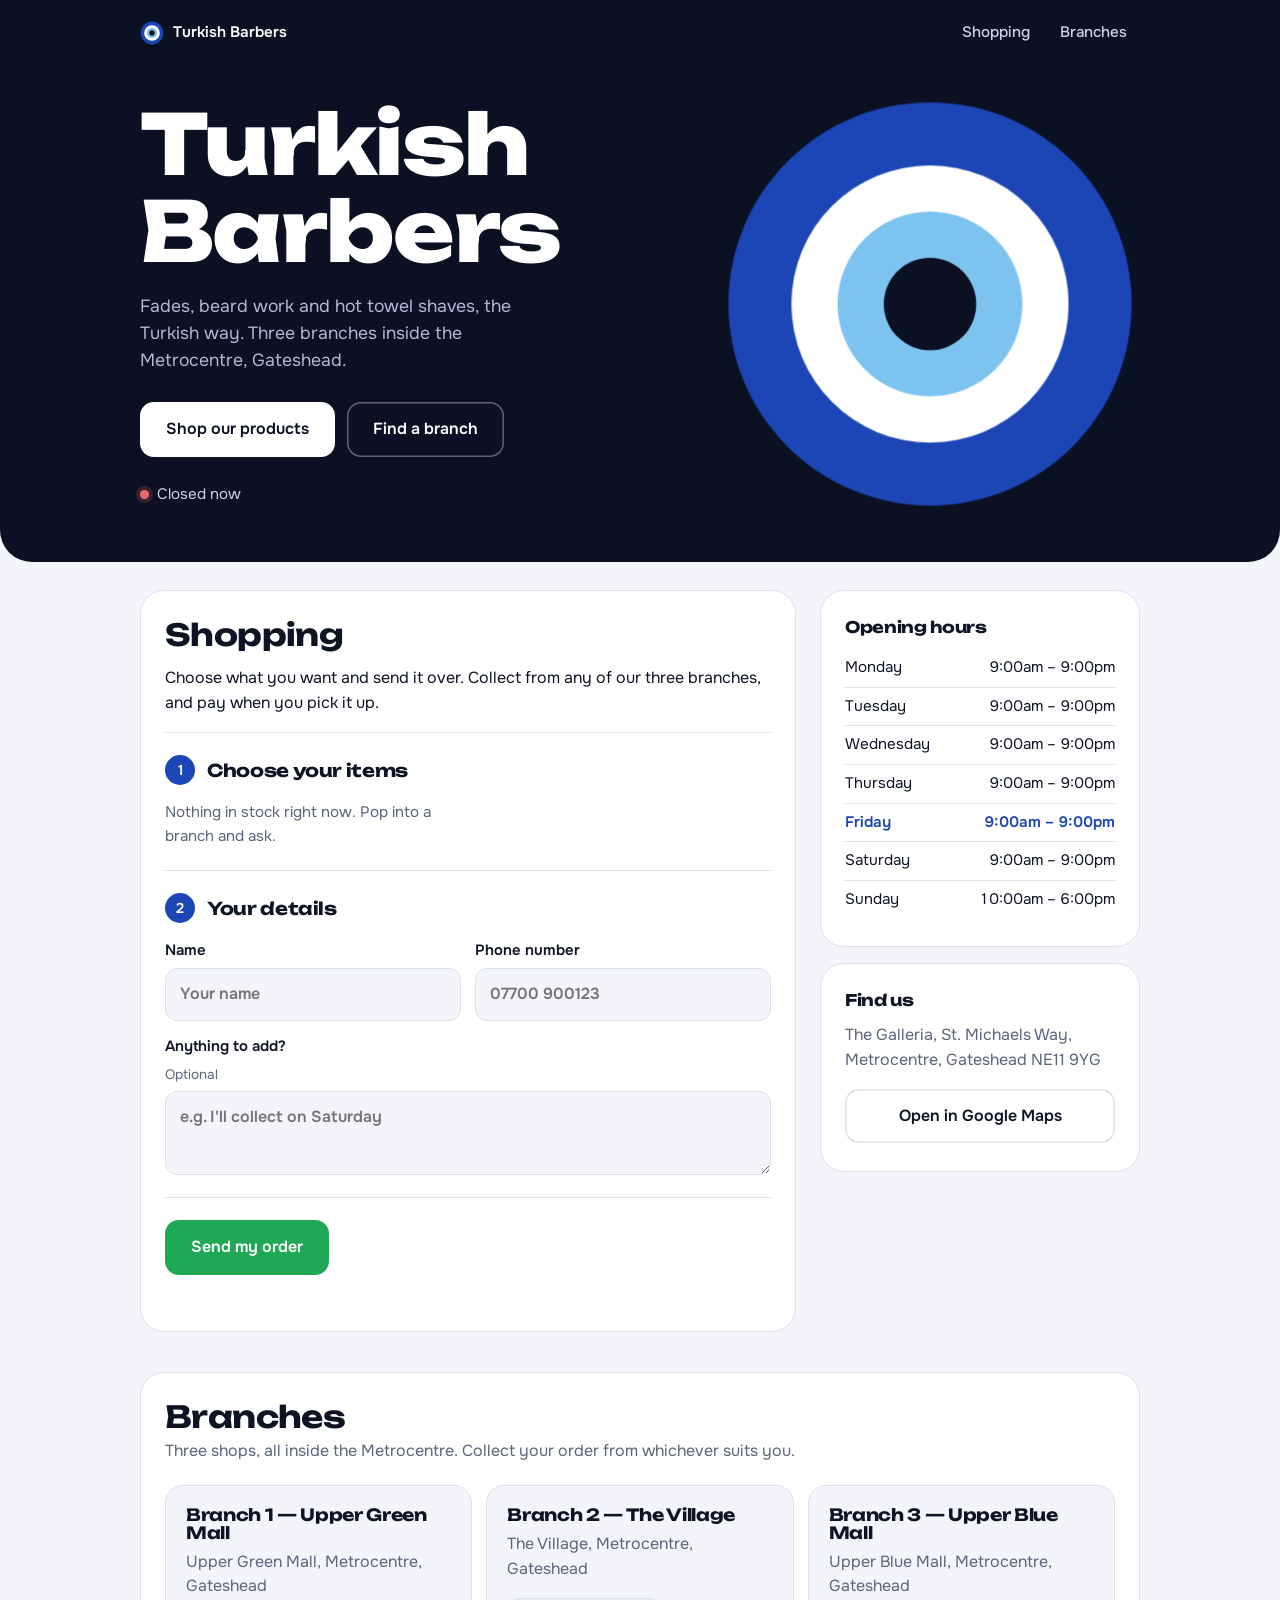
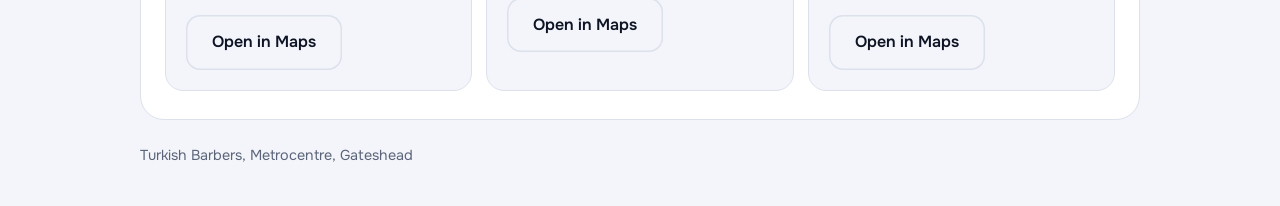
<file: index.html>
<!DOCTYPE html>
<html lang="en">
<head>
<meta charset="utf-8">
<meta name="viewport" content="width=device-width, initial-scale=1, viewport-fit=cover">
<title>Turkish Barbers Metrocentre — Shop and branches</title>
<link rel="preconnect" href="https://fonts.googleapis.com">
<link rel="preconnect" href="https://fonts.gstatic.com" crossorigin>
<link href="https://fonts.googleapis.com/css2?family=Unbounded:wght@500;700;800&family=Onest:wght@400;500;600&display=swap" rel="stylesheet">
<link rel="stylesheet" href="styles.css">
</head>
<body id="top">

<nav class="nav">
  <div class="wrap nav-in">
    <a class="nav-brand" href="#top">
      <svg viewBox="0 0 40 40" aria-hidden="true"><circle cx="20" cy="20" r="19" fill="#1C45B5"/><circle cx="20" cy="20" r="13" fill="#fff"/><circle cx="20" cy="20" r="8.5" fill="#7CC3F0"/><circle cx="20" cy="20" r="4.5" fill="#0B1022"/></svg>
      <span>Turkish Barbers</span>
    </a>
    <div class="nav-links">
      <a href="#shopping">Shopping</a>
      <a href="#branches">Branches</a>
      <a id="navBook" href="booking.html" hidden>Book</a>
    </div>
  </div>
</nav>

<header class="hero">
  <div class="wrap">
    <div>
      <h1><span>Turkish</span><span>Barbers</span></h1>
      <p class="sub">Fades, beard work and hot towel shaves, the Turkish way. Three branches inside the Metrocentre, Gateshead.</p>
      <div class="hero-ctas">
        <a class="btn light" href="#shopping">Shop our products</a>
        <a class="btn outline" href="#branches">Find a branch</a>
      </div>
      <div class="open-now"><span class="dot" id="openDot"></span><span id="openText"></span></div>
    </div>
    <svg class="eye" viewBox="0 0 200 200" aria-hidden="true">
      <circle class="r1" cx="100" cy="100" r="96" fill="#1C45B5"/>
      <circle class="r2" cx="100" cy="100" r="66" fill="#FFFFFF"/>
      <circle class="r3" cx="100" cy="100" r="44" fill="#7CC3F0"/>
      <g class="pupil" id="pupil"><circle class="r4" cx="100" cy="100" r="22" fill="#0B1022"/></g>
    </svg>
  </div>
</header>

<main class="wrap grid">
  <section class="card book" id="shopping" aria-labelledby="shoppingTitle">
    <div id="orderPanel" class="panel show">
      <h2 id="shoppingTitle">Shopping</h2>
      <p class="lead">Choose what you want and send it over. Collect from any of our three branches, and pay when you pick it up.</p>

      <div class="step">
        <div class="step-h"><span class="step-n">1</span><h3>Choose your items</h3></div>
        <div class="items" id="itemList"><p class="hint">Loading what's in stock…</p></div>
      </div>

      <div class="step">
        <div class="step-h"><span class="step-n">2</span><h3>Your details</h3></div>
        <div class="fields">
          <label class="f">Name<input class="in" id="oName" autocomplete="name" placeholder="Your name"></label>
          <label class="f">Phone number<input class="in" id="oPhone" type="tel" autocomplete="tel" inputmode="tel" placeholder="07700 900123"></label>
          <label class="f full">Anything to add? <span class="opt">Optional</span>
            <textarea class="in" id="oNote" placeholder="e.g. I'll collect on Saturday"></textarea></label>
        </div>
      </div>

      <div class="actions">
        <a class="btn wa" id="orderBtn" target="_blank" rel="noopener">Send my order</a>
        <span class="summary" id="orderSummary"></span>
      </div>
      <p class="err" id="orderErr" role="alert"></p>
    </div>

    <div id="sentPanel" class="panel">
      <h2>Order sent 🛍️</h2>
      <div class="ticket" id="orderTicket"></div>
      <p class="note" id="collectNote"></p>
      <div class="actions" style="border:0;padding-top:0">
        <a class="btn ghost" href="#branches">See our branches</a>
        <button class="btn ghost" id="againBtn">Order something else</button>
      </div>
    </div>
  </section>

  <aside class="side">
    <div class="card">
      <h3>Opening hours</h3>
      <table class="hours" id="hoursTable"></table>
    </div>
    <div class="card">
      <h3>Find us</h3>
      <p class="addr" id="addr"></p>
      <a class="btn ghost" id="dirSide" target="_blank" rel="noopener">Open in Google Maps</a>
    </div>
  </aside>
</main>

<div class="wrap">
  <section class="card" id="branches" aria-labelledby="branchTitle">
    <h2 id="branchTitle">Branches</h2>
    <p class="lead">Three shops, all inside the Metrocentre. Collect your order from whichever suits you.</p>
    <div class="branches" id="branchList"></div>
  </section>
</div>

<div class="wrap">
  <footer>
    <span id="foot"></span>
  </footer>
</div>

<script src="config.js"></script>
<script src="main.js"></script>
</body>
</html>
</file>
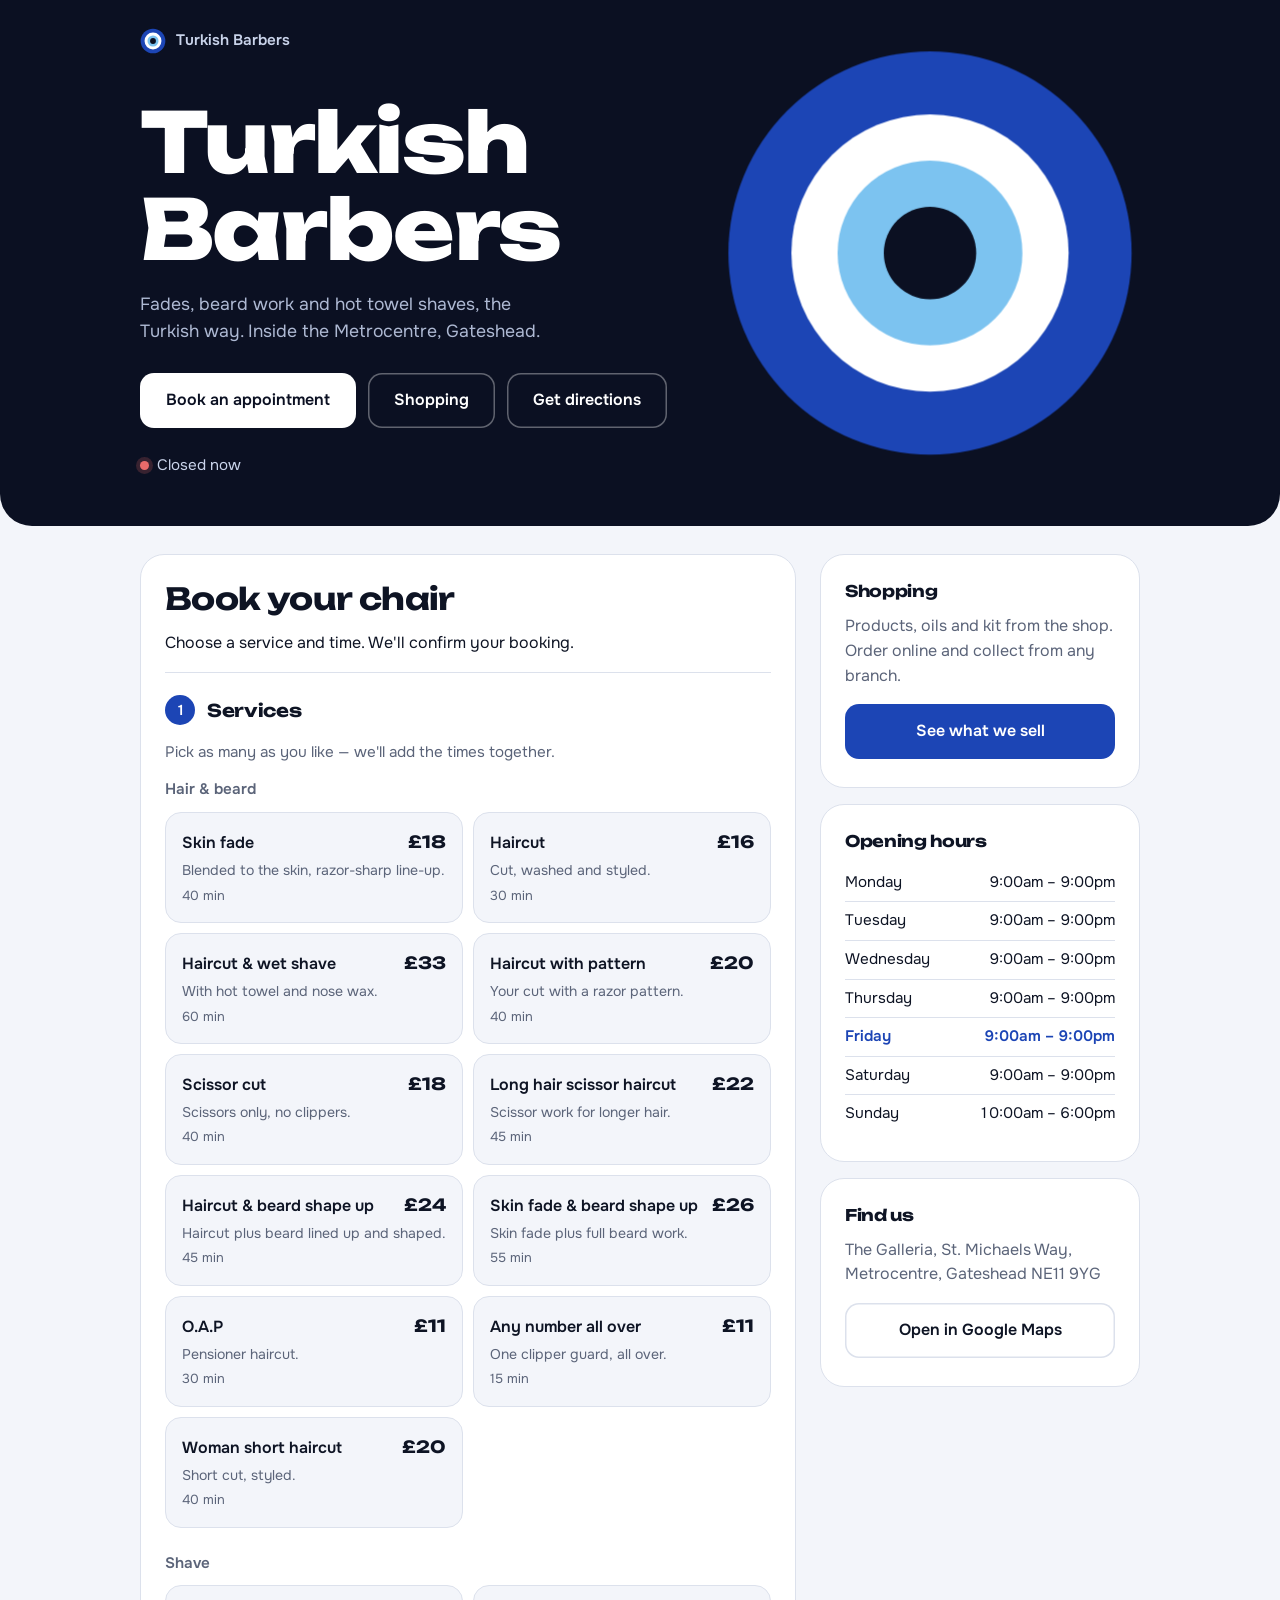
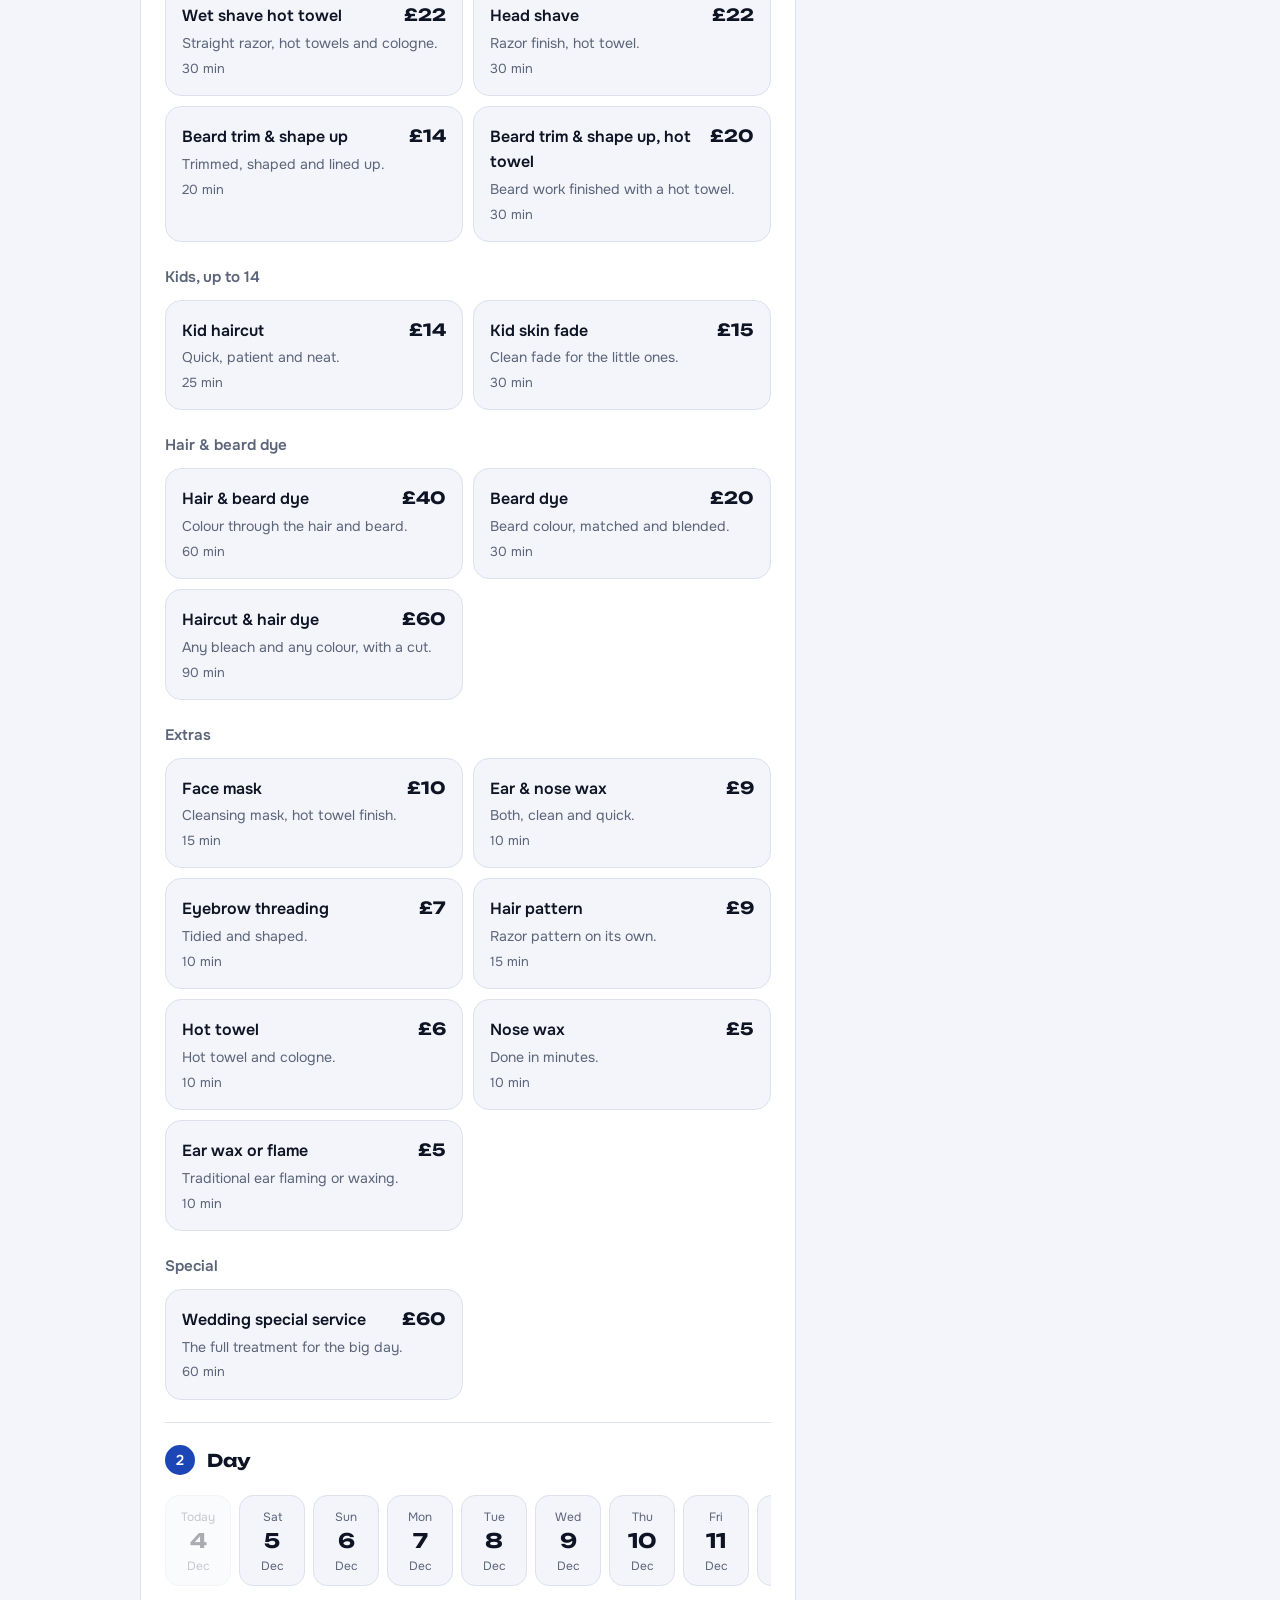
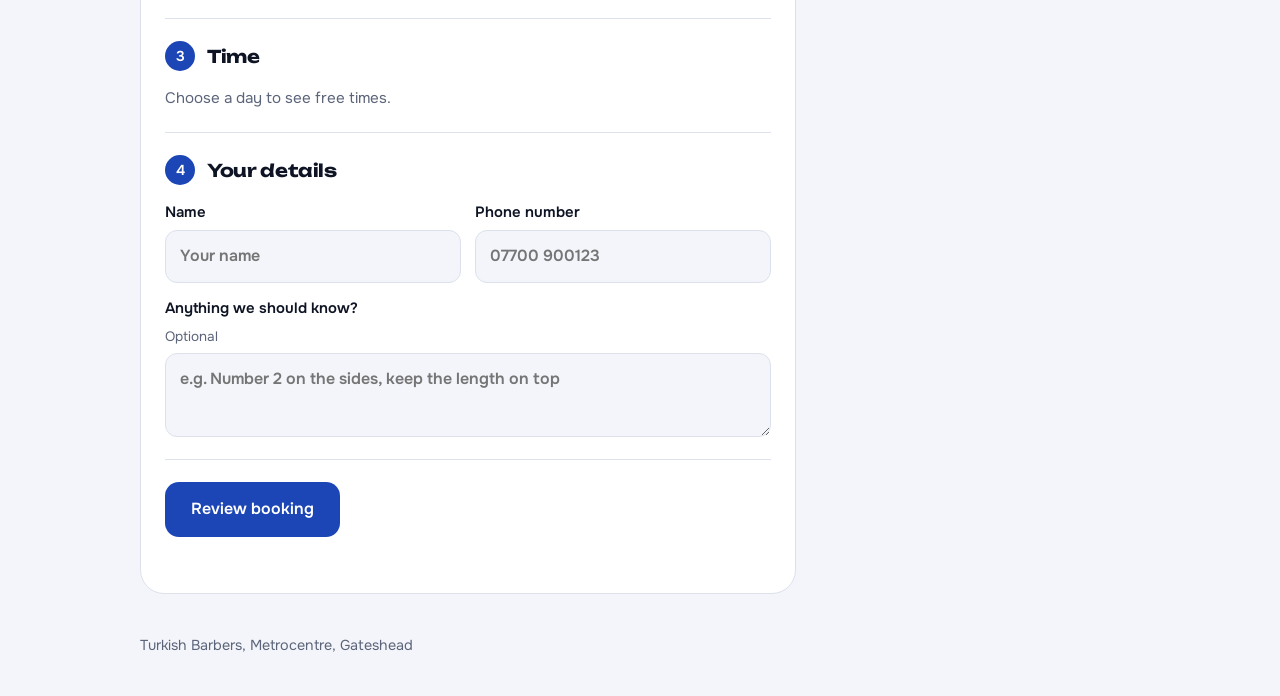
<file: booking.html>
<!DOCTYPE html>
<html lang="en">
<head>
<meta charset="utf-8">
<meta name="viewport" content="width=device-width, initial-scale=1, viewport-fit=cover">
<!-- Booking is switched on and off from shop.html > Settings. While it is off,
     this page shows the "not open yet" notice instead of the form. -->
<title>Turkish Barbers Metrocentre — Book online</title>
<link rel="preconnect" href="https://fonts.googleapis.com">
<link rel="preconnect" href="https://fonts.gstatic.com" crossorigin>
<link href="https://fonts.googleapis.com/css2?family=Unbounded:wght@500;700;800&family=Onest:wght@400;500;600&display=swap" rel="stylesheet">
<link rel="stylesheet" href="styles.css">
</head>
<body>

<header class="hero">
  <div class="wrap">
    <div>
      <div class="brand">
        <svg viewBox="0 0 40 40" aria-hidden="true"><circle cx="20" cy="20" r="19" fill="#1C45B5"/><circle cx="20" cy="20" r="13" fill="#fff"/><circle cx="20" cy="20" r="8.5" fill="#7CC3F0"/><circle cx="20" cy="20" r="4.5" fill="#0B1022"/></svg>
        <span id="brandName">Turkish Barbers</span>
      </div>
      <h1><span>Turkish</span><span>Barbers</span></h1>
      <p class="sub" id="tagline">Fades, beard work and hot towel shaves, the Turkish way. Inside the Metrocentre, Gateshead.</p>
      <div class="hero-ctas">
        <a class="btn light" id="bookCta" href="#book">Book an appointment</a>
        <a class="btn outline" href="index.html#shopping">Shopping</a>
        <a class="btn outline" id="dirTop" target="_blank" rel="noopener">Get directions</a>
      </div>
      <div class="open-now"><span class="dot" id="openDot"></span><span id="openText"></span></div>
    </div>
    <svg class="eye" viewBox="0 0 200 200" aria-hidden="true">
      <circle class="r1" cx="100" cy="100" r="96" fill="#1C45B5"/>
      <circle class="r2" cx="100" cy="100" r="66" fill="#FFFFFF"/>
      <circle class="r3" cx="100" cy="100" r="44" fill="#7CC3F0"/>
      <g class="pupil" id="pupil"><circle class="r4" cx="100" cy="100" r="22" fill="#0B1022"/></g>
    </svg>
  </div>
</header>

<main class="wrap grid">
  <section class="card book" id="book" aria-labelledby="bookTitle">
    <div id="formPanel" class="panel show">
      <h2 id="bookTitle">Book your chair</h2>
      <p class="lead">Choose a service and time. We'll confirm your booking.</p>

      <div class="step">
        <div class="step-h"><span class="step-n">1</span><h3>Services</h3></div>
        <p class="hint" style="margin-bottom:14px">Pick as many as you like — we'll add the times together.</p>
        <div class="services" id="services" role="group" aria-label="Services"></div>
      </div>
      <div class="step">
        <div class="step-h"><span class="step-n">2</span><h3>Day</h3></div>
        <div class="days" id="days"></div>
      </div>
      <div class="step">
        <div class="step-h"><span class="step-n">3</span><h3>Time</h3></div>
        <div class="times" id="times"></div>
      </div>
      <div class="step">
        <div class="step-h"><span class="step-n">4</span><h3>Your details</h3></div>
        <div class="fields">
          <label class="f">Name<input class="in" id="cName" autocomplete="name" placeholder="Your name"></label>
          <label class="f">Phone number<input class="in" id="cPhone" type="tel" autocomplete="tel" inputmode="tel" placeholder="07700 900123"></label>
          <label class="f full">Anything we should know? <span class="opt">Optional</span>
            <textarea class="in" id="cNote" placeholder="e.g. Number 2 on the sides, keep the length on top"></textarea></label>
        </div>
      </div>
      <div class="actions">
        <button class="btn" id="reviewBtn">Review booking</button>
        <span class="summary" id="summary"></span>
      </div>
      <p class="err" id="formErr" role="alert"></p>
    </div>

    <div id="offPanel" class="panel">
      <h2>Online booking isn't open yet</h2>
      <p class="lead">Message us on WhatsApp and we'll sort you a time. Or have a look at what we sell and collect it from a branch.</p>
      <div class="actions" style="border:0;padding-top:0">
        <a class="btn wa" id="offWa" target="_blank" rel="noopener">Message us on WhatsApp</a>
        <a class="btn ghost" href="index.html#shopping">Shopping</a>
      </div>
    </div>

    <div id="reviewPanel" class="panel">
      <h2>Check your booking</h2>
      <p class="note" style="margin:8px 0 20px">Send this request to us on WhatsApp. Your appointment is confirmed once we reply.</p>
      <div class="ticket" id="reviewTicket"></div>
      <div class="actions" style="border:0;padding-top:0">
        <a class="btn wa" id="sendWa" target="_blank" rel="noopener">Send request on WhatsApp</a>
        <button class="btn ghost" id="editBtn">Change details</button>
      </div>
      <p class="note" id="sentNote" style="margin-top:18px;display:none">Request sent. We'll reply to confirm your appointment.</p>
      <div class="actions" id="sentActions" style="border:0;padding-top:0;display:none">
        <button class="btn ghost" id="againBtn">Book another appointment</button>
      </div>
    </div>
  </section>

  <aside class="side">
    <div class="card">
      <h3>Shopping</h3>
      <p class="addr" id="bdayPitch"></p>
      <a class="btn" href="index.html#shopping">See what we sell</a>
    </div>
    <div class="card">
      <h3>Opening hours</h3>
      <table class="hours" id="hoursTable"></table>
    </div>
    <div class="card">
      <h3>Find us</h3>
      <p class="addr" id="addr"></p>
      <a class="btn ghost" id="dirSide" target="_blank" rel="noopener">Open in Google Maps</a>
    </div>
  </aside>
</main>

<div class="wrap">
  <footer>
    <span id="foot"></span>
  </footer>
</div>

<script src="config.js"></script>
<script src="booking-lib.js"></script>
<script src="script.js"></script>
</body>
</html>
</file>
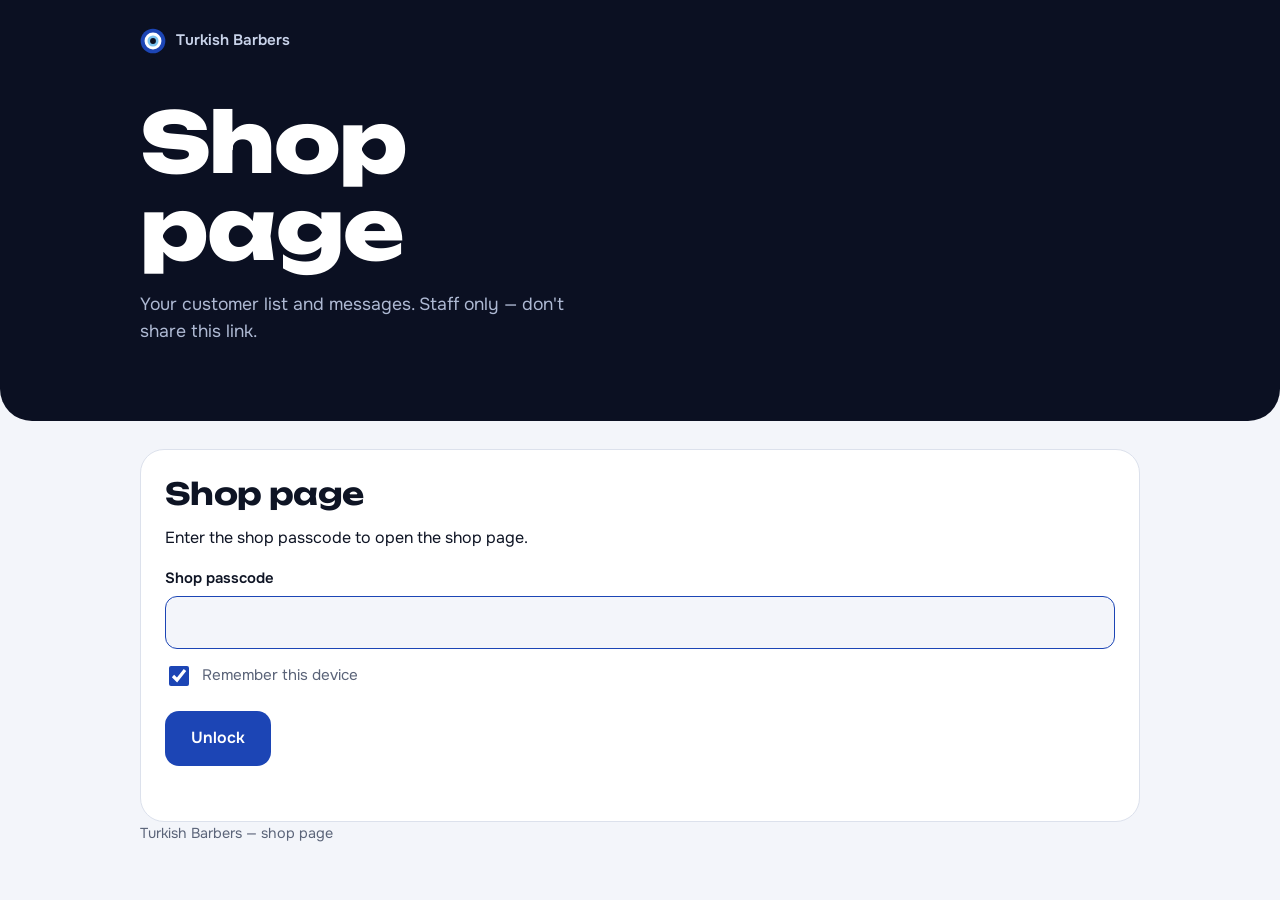
<file: shop.html>
<!DOCTYPE html>
<html lang="en">
<head>
<meta charset="utf-8">
<meta name="viewport" content="width=device-width, initial-scale=1, viewport-fit=cover">
<title>Turkish Barbers — Shop page</title>
<meta name="robots" content="noindex">
<link rel="preconnect" href="https://fonts.googleapis.com">
<link rel="preconnect" href="https://fonts.gstatic.com" crossorigin>
<link href="https://fonts.googleapis.com/css2?family=Unbounded:wght@500;700;800&family=Onest:wght@400;500;600&display=swap" rel="stylesheet">
<link rel="stylesheet" href="styles.css">
</head>
<body>

<header class="hero">
  <div class="wrap">
    <div>
      <div class="brand">
        <svg viewBox="0 0 40 40" aria-hidden="true"><circle cx="20" cy="20" r="19" fill="#1C45B5"/><circle cx="20" cy="20" r="13" fill="#fff"/><circle cx="20" cy="20" r="8.5" fill="#7CC3F0"/><circle cx="20" cy="20" r="4.5" fill="#0B1022"/></svg>
        <span>Turkish Barbers</span>
      </div>
      <h1><span>Shop</span><span>page</span></h1>
      <p class="sub">Your customer list and messages. Staff only — don't share this link.</p>
    </div>
  </div>
</header>

<main class="wrap">
  <section class="card book" aria-labelledby="shopTitle">
    <h2 id="shopTitle">Shop page</h2>

    <div id="lockBox">
      <p class="lead">Enter the shop passcode to open the shop page.</p>
      <label class="f">Shop passcode<input class="in" id="passIn" type="password" autocomplete="current-password" autocapitalize="off" spellcheck="false"></label>
      <label class="remember"><input type="checkbox" id="rememberIn" checked> Remember this device</label>
      <div class="actions" style="border:0">
        <button class="btn" id="unlockBtn">Unlock</button>
      </div>
      <p class="err" id="lockErr" role="alert"></p>
    </div>

    <div id="shopArea" hidden>
     <div class="shop-layout">
      <nav class="sidenav" id="sideNav" aria-label="Shop page sections">
        <a href="#secClub">Add to club</a>
        <a href="#secMessaging">Message customers</a>
        <a href="#secApprove">Bookings</a>
        <a href="#secItems">Items</a>
        <a href="#secSettings">Settings</a>
      </nav>
      <div class="shop-main">
      <div class="step sec" id="secClub">
        <div class="step-h"><h3>Add someone to the club</h3></div>
        <p class="note">Take their details at the counter. Club members hear about your offers and discounts, and get a treat <span id="joinDays"></span> days before their birthday — so ask them for the date.</p>
        <div class="fields" style="margin-top:14px">
          <label class="f">Name<input class="in" id="jName" autocomplete="off" placeholder="Customer's name"></label>
          <label class="f">Phone number<input class="in" id="jPhone" type="tel" inputmode="tel" autocomplete="off" placeholder="07700 900123"></label>
          <label class="f">Birthday day<select class="in" id="jDay"></select></label>
          <label class="f">Birthday month<select class="in" id="jMonth"></select></label>
        </div>
        <div class="actions" style="border:0">
          <button class="btn" id="joinBtn">Add to the club</button>
          <span class="summary" id="joinSummary"></span>
        </div>
        <p class="err" id="joinErr" role="alert"></p>
      </div>

      <div class="sec" id="secMessaging">
      <div class="step" id="secPick">
        <div class="step-h"><span class="step-n">1</span><h3>Pick who to message</h3></div>
        <div class="toolbar">
          <button class="btn ghost" id="allBtn">Select all</button>
          <button class="btn ghost" id="noneBtn">Clear</button>
          <button class="btn ghost" id="bdayBtn">Birthdays soon</button>
          <button class="btn ghost" id="refreshBtn">Refresh list</button>
        </div>
        <label class="f" style="margin-bottom:12px">
          <input class="in" id="search" placeholder="Search a name or number" autocomplete="off"></label>
        <div class="custs" id="custList"></div>
        <p class="summary" id="countNote" style="display:block;margin-top:12px"></p>
        <p class="err" id="listErr" role="alert"></p>
      </div>

      <div class="step" id="secMessage">
        <div class="step-h"><span class="step-n">2</span><h3>Write the message</h3></div>
        <div class="toolbar">
          <button class="btn ghost" id="tplDiscount">Discount offer</button>
          <button class="btn ghost" id="tplBirthday">Birthday treat</button>
          <button class="btn ghost" id="tplQuiet">Quiet day, walk in</button>
        </div>
        <label class="f">Message <span class="opt">Write {name} where their name should go</span>
          <textarea class="in" id="msgText" style="min-height:130px"></textarea></label>
        <p class="preview" id="msgPreview"></p>
      </div>

      <div class="step" id="secSend">
        <div class="step-h"><span class="step-n">3</span><h3>Send on WhatsApp</h3></div>
        <p class="note">WhatsApp opens one chat at a time, so you send them one after another: tap the button, press send in WhatsApp, come back — the next person is ready. On a computer this works as long as you're signed into WhatsApp Web.</p>
        <div class="actions" style="border:0">
          <button class="btn" id="startBtn">Start sending</button>
        </div>
        <div class="queue" id="queueBox" hidden>
          <div class="bar"><i id="qBar" style="width:0%"></i></div>
          <span class="status" id="qCount"></span>
          <p class="who" id="qWho"></p>
          <p class="preview" id="qPreview"></p>
          <div class="actions" style="border:0;padding-top:16px">
            <a class="btn wa" id="qOpen" target="_blank" rel="noopener">Open WhatsApp</a>
            <button class="btn ghost" id="qSkip">Skip</button>
            <button class="btn ghost" id="qStop">Stop</button>
          </div>
          <p class="note" id="qAlt" style="margin-top:14px">If WhatsApp doesn't open:
            <button class="linkbtn" id="qCopy">copy the message</button> ·
            <button class="linkbtn" id="qCopyNum">copy the number</button> ·
            <a class="linkbtn" id="qSms">send as a text instead</a></p>
        </div>
        <p class="err" id="sendErr" role="alert"></p>
      </div>
      </div>

      <div class="step sec" id="secApprove">
        <div class="step-h"><h3>Approve a booking</h3></div>
        <div id="pasteBox">
          <p class="note">When a customer sends a booking request, their WhatsApp message has a link at the bottom. Tap it, or paste it here.</p>
          <label class="f" style="margin-top:14px">Booking link<textarea class="in" id="pasteIn" placeholder="Paste the whole link here"></textarea></label>
          <div class="actions" style="border:0">
            <button class="btn" id="loadBtn">Open booking</button>
          </div>
          <p class="err" id="ownerErr" role="alert"></p>
        </div>
        <div id="ownerBooking" style="display:none">
          <p class="err" id="approveErr" role="alert" style="margin:0 0 12px;min-height:0"></p>
          <span class="status" id="ownerStatus">Waiting for your answer</span>
          <div class="ticket" id="ownerTicket"></div>
          <label class="f" style="margin-bottom:16px">Message to customer<textarea class="in" id="replyText" style="min-height:120px"></textarea></label>
          <div class="actions" style="border:0;padding-top:0">
            <button class="btn wa" id="approveBtn" hidden>Approve booking</button>
            <a class="btn wa" id="approveWa" target="_blank" rel="noopener">Approve and message customer</a>
            <button class="btn ghost" id="declineBtn">Decline instead</button>
          </div>
          <p style="margin:20px 0 0"><button class="linkbtn" id="anotherBk">Open a different booking</button></p>
        </div>
      </div>

      <div class="step sec" id="secItems">
        <div class="step-h"><h3>Things you sell</h3></div>
        <p class="note">These show on the Shopping page. Customers pick what they want and send it over — you reply and they collect from a branch.</p>

        <div class="fields" style="margin-top:16px">
          <label class="f">Item name<input class="in" id="itName" autocomplete="off" placeholder="e.g. Beard oil"></label>
          <label class="f">Price<input class="in" id="itPrice" type="number" min="0" step="0.5" inputmode="decimal" placeholder="12"></label>
          <label class="f full">Description <span class="opt">Optional</span>
            <input class="in" id="itDesc" autocomplete="off" placeholder="e.g. 50ml, cedarwood and argan"></label>
          <label class="f full">Photo <span class="opt">Optional — taken from your phone is fine</span>
            <input class="in" id="itPic" type="file" accept="image/*"></label>
        </div>
        <img id="itPreview" class="pic-preview" alt="" hidden>
        <div class="actions" style="border:0">
          <button class="btn" id="itAdd">Add item</button>
          <button class="btn ghost" id="itRefresh">Refresh items</button>
        </div>
        <p class="err" id="itErr" role="alert"></p>
        <div class="stock" id="stockList"></div>
      </div>

      <div class="step sec" id="secSettings">
        <div class="step-h"><h3>Settings</h3></div>
        <label class="toggle">
          <input type="checkbox" id="bookingSw">
          <span><b>Online booking</b><small id="bookingHint">Off — the website doesn't take bookings.</small></span>
        </label>
        <p class="note" style="margin-top:12px">Switch this on when you're ready to take bookings from the website. It changes the site for everyone straight away.</p>
        <span class="status" id="setStatus" hidden></span>
        <p class="err" id="setErr" role="alert"></p>

        <h4 class="sub-h">Change the passcode</h4>
        <p class="note">We'll email a code to the shop's email address first, so a passcode can't be changed by someone who just borrowed an unlocked phone.</p>
        <div class="fields" style="margin-top:14px">
          <label class="f">New passcode<input class="in" id="newPass" type="password" autocomplete="new-password" placeholder="At least 6 characters"></label>
          <label class="f">Type it again<input class="in" id="newPass2" type="password" autocomplete="new-password"></label>
        </div>
        <div class="actions" style="border:0">
          <button class="btn ghost" id="passCodeBtn">Email me a code</button>
        </div>
        <div id="passConfirm" hidden>
          <label class="f">Code from the email<input class="in" id="passCode" inputmode="numeric" autocomplete="one-time-code" placeholder="6 digits"></label>
          <div class="actions" style="border:0">
            <button class="btn" id="passSaveBtn">Change the passcode</button>
            <button class="btn ghost" id="passCancelBtn">Cancel</button>
          </div>
        </div>
        <span class="status" id="passStatus" hidden></span>
        <p class="err" id="passErr" role="alert"></p>
      </div>

      <p style="margin:24px 0 0"><button class="linkbtn" id="lockBtn">Lock this device</button></p>
      </div>
     </div>
    </div>
  </section>
</main>

<div class="wrap">
  <footer>
    <span id="foot"></span>
  </footer>
</div>

<script src="config.js"></script>
<script src="booking-lib.js"></script>
<script src="shop.js"></script>
</body>
</html>
</file>
<file: styles.css>
:root{
  --bg:#F3F5FA; --surface:#FFFFFF; --ink:#0E1424; --muted:#5B6479; --line:#DCE1EC;
  --cobalt:#1C45B5; --sky:#7CC3F0; --white:#FFFFFF; --on-cobalt:#FFFFFF; --wa:#1FA855;
  box-sizing:border-box;
  padding-top:env(safe-area-inset-top,0px);
  padding-bottom:env(safe-area-inset-bottom,0px);
}
@media (prefers-color-scheme: dark){
  :root:not([data-theme="light"]){
    --bg:#0A0E1A; --surface:#121829; --ink:#EEF2FA; --muted:#98A2B8; --line:#232C44;
    --cobalt:#3F6BE0; --sky:#86CBF4;
  }
}
:root[data-theme="dark"]{
  --bg:#0A0E1A; --surface:#121829; --ink:#EEF2FA; --muted:#98A2B8; --line:#232C44;
  --cobalt:#3F6BE0; --sky:#86CBF4;
}
*,*::before,*::after{box-sizing:inherit}
[hidden]{display:none!important}
html{scroll-padding-top:env(safe-area-inset-top,0px);scroll-behavior:smooth}
body{margin:0;background:var(--bg);color:var(--ink);
  font:400 1rem/1.55 "Onest",system-ui,-apple-system,"Segoe UI",sans-serif;-webkit-font-smoothing:antialiased}
h1,h2,h3{font-family:"Unbounded","Arial Black",system-ui,sans-serif;margin:0;line-height:1.05;letter-spacing:-.02em}
button,input,textarea{font:inherit;color:inherit}
button,a,label{-webkit-tap-highlight-color:transparent;touch-action:manipulation}
:focus-visible{outline:3px solid var(--sky);outline-offset:2px}
.wrap{max-width:1040px;margin:0 auto;padding:0 20px}

/* ---------- Nav bar ---------- */
.nav{position:sticky;top:0;z-index:20;background:#0B1022;color:#fff}
.nav-in{display:flex;align-items:center;justify-content:space-between;gap:12px;padding-top:12px;padding-bottom:12px}
.nav-brand{display:flex;align-items:center;gap:9px;color:#fff;text-decoration:none;font-weight:600;font-size:.95rem}
.nav-brand svg{width:24px;height:24px}
.nav-links{display:flex;gap:4px;flex-wrap:wrap}
.nav-links a{color:#C9D3EA;text-decoration:none;padding:9px 13px;border-radius:10px;font-size:.95rem;font-weight:500}
.nav-links a:hover{color:#fff;background:rgba(255,255,255,.08)}
.nav + .hero{border-radius:0 0 32px 32px}

/* ---------- Hero: the nazar ---------- */
.hero{position:relative;overflow:hidden;background:#0B1022;color:#fff;border-radius:0 0 32px 32px;margin-bottom:28px}
.hero .wrap{display:grid;grid-template-columns:1.1fr .9fr;align-items:center;gap:24px;padding-top:28px;padding-bottom:48px}
.brand{display:flex;align-items:center;gap:10px;font-weight:600;font-size:.95rem;margin-bottom:44px;color:#C9D3EA}
.brand svg{width:26px;height:26px}
.hero h1{font-size:clamp(2.6rem,7.5vw,5.2rem);font-weight:800}
.hero h1 span{display:block;color:#fff}
.hero .sub{color:#AEB9D3;font-size:1.1rem;margin:18px 0 28px;max-width:36ch}
.hero-ctas{display:flex;flex-wrap:wrap;gap:12px}
.open-now{display:inline-flex;align-items:center;gap:8px;margin-top:26px;color:#C9D3EA;font-size:.95rem}
.dot{width:9px;height:9px;border-radius:50%;background:#5BD08A;box-shadow:0 0 0 4px rgba(91,208,138,.2)}
.dot.closed{background:#E86A6A;box-shadow:0 0 0 4px rgba(232,106,106,.2)}
.eye{width:100%;max-width:420px;justify-self:end;aspect-ratio:1}
.eye circle{transform-origin:50% 50%;transform-box:view-box}
.eye .r1{animation:grow .9s cubic-bezier(.2,.8,.2,1) both}
.eye .r2{animation:grow .9s .12s cubic-bezier(.2,.8,.2,1) both}
.eye .r3{animation:grow .9s .24s cubic-bezier(.2,.8,.2,1) both}
.eye .r4{animation:grow .9s .36s cubic-bezier(.2,.8,.2,1) both}
.eye .pupil{transition:transform .25s ease-out}
@keyframes grow{from{transform:scale(0)}to{transform:scale(1)}}
@media (prefers-reduced-motion:reduce){.eye circle{animation:none!important}.eye .pupil{transition:none}}

.btn{display:inline-flex;align-items:center;justify-content:center;gap:10px;border:0;cursor:pointer;
  background:var(--cobalt);color:var(--on-cobalt);padding:15px 26px;border-radius:14px;font-weight:600;text-decoration:none;font-size:1rem}
.btn:hover{filter:brightness(1.1)}
.btn.light{background:#fff;color:#0B1022}
.btn.outline{background:transparent;color:#fff;box-shadow:inset 0 0 0 1.5px rgba(255,255,255,.35)}
.btn.wa{background:var(--wa);color:#fff}
.btn.ghost{background:transparent;color:var(--ink);box-shadow:inset 0 0 0 1.5px var(--line)}
.btn.danger{background:#C23B3B;color:#fff}

/* ---------- Layout ---------- */
.grid{display:grid;grid-template-columns:minmax(0,1fr) 320px;gap:24px;align-items:start;margin-bottom:40px}
.card{min-width:0;background:var(--surface);border:1px solid var(--line);border-radius:24px;padding:28px 24px}
.side .card+.card{margin-top:16px}
.side h3{font-size:1rem;margin-bottom:14px}
.hours{width:100%;border-collapse:collapse;font-size:.95rem}
.hours td{padding:7px 0;border-bottom:1px solid var(--line)}
.hours td:last-child{text-align:right;font-variant-numeric:tabular-nums}
.hours tr.today td{font-weight:600;color:var(--cobalt)}
.hours tr:last-child td{border-bottom:0}
.addr{margin:0 0 16px;color:var(--muted)}
.side .btn{width:100%}

/* ---------- Booking ---------- */
.book > h2,.book .panel > h2{font-size:1.9rem;margin-bottom:6px;overflow-wrap:break-word}
html,body{overflow-x:clip}
.book > p.lead{color:var(--muted);margin:0 0 22px}
.step{padding:22px 0;border-top:1px solid var(--line)}
.step-h{display:flex;align-items:center;gap:12px;margin-bottom:16px}
.step-n{width:30px;height:30px;border-radius:50%;display:grid;place-items:center;background:var(--cobalt);color:var(--on-cobalt);font-weight:600;font-size:.9rem}
.step-h h3{font-size:1.1rem}
.services{display:grid;grid-template-columns:1fr 1fr;gap:10px}
.svc-group{grid-column:1/-1;margin:14px 0 0;font-size:.95rem;font-weight:600;color:var(--muted)}
.svc-group:first-child{margin-top:0}
.svc{position:relative;display:flex;flex-direction:column;gap:4px;padding:16px;border-radius:16px;border:1.5px solid var(--line);cursor:pointer;background:var(--bg)}
.svc input{position:absolute;opacity:0;pointer-events:none}
.svc .top{display:flex;justify-content:space-between;gap:10px;align-items:baseline}
.svc .name{font-weight:600}
.svc .price{font-family:"Unbounded",sans-serif;font-weight:700;font-size:1.05rem}
.svc .desc{color:var(--muted);font-size:.88rem}
.svc .dur{color:var(--muted);font-size:.82rem}
.svc:hover{border-color:var(--muted)}
.svc:has(input:checked){border-color:var(--cobalt);background:color-mix(in srgb,var(--cobalt) 9%,var(--surface));box-shadow:0 0 0 3px color-mix(in srgb,var(--cobalt) 20%,transparent)}
.svc:has(input:focus-visible){outline:3px solid var(--sky);outline-offset:2px}
.days{display:flex;gap:8px;overflow-x:auto;padding:4px 2px 10px;scroll-snap-type:x mandatory}
.day{flex:0 0 auto;scroll-snap-align:start;width:66px;padding:10px 0;border-radius:14px;border:1.5px solid var(--line);background:var(--bg);cursor:pointer;text-align:center;line-height:1.25}
.day b{display:block;font-family:"Unbounded",sans-serif;font-size:1.25rem;margin:2px 0}
.day small{color:var(--muted);font-size:.75rem}
.day[aria-pressed="true"]{background:var(--cobalt);color:var(--on-cobalt);border-color:var(--cobalt)}
.day[aria-pressed="true"] small{color:inherit;opacity:.8}
.day:disabled{opacity:.35;cursor:not-allowed}
.times{display:grid;gap:20px}
.tgroup h4{display:flex;align-items:baseline;gap:10px;margin:0 0 10px;font-size:.95rem;font-weight:600}
.tgroup h4 span{color:var(--muted);font-weight:400;font-size:.85rem}
.tgrid{display:grid;grid-template-columns:repeat(auto-fill,minmax(84px,1fr));gap:8px}
.time{min-height:46px;padding:11px 0;border-radius:12px;border:1.5px solid var(--line);background:var(--bg);cursor:pointer;font-weight:500;font-variant-numeric:tabular-nums}
.time[aria-pressed="true"]{background:var(--cobalt);border-color:var(--cobalt);color:var(--on-cobalt)}
.hint{color:var(--muted);font-size:.95rem;margin:0}
.fields{display:grid;gap:14px;grid-template-columns:1fr 1fr}
.fields .full{grid-column:1/-1}
label.f{display:grid;gap:6px;font-weight:600;font-size:.93rem}
label.f .opt{font-weight:400;color:var(--muted);font-size:.85rem}
input.in,textarea.in,select.in{width:100%;border:1.5px solid var(--line);border-radius:12px;padding:13px 14px;background:var(--bg);font-size:16px}
input.in:focus,textarea.in:focus,select.in:focus{border-color:var(--cobalt);outline:none}
select.in{font:inherit;font-size:16px;color:inherit}
textarea.in{min-height:84px;resize:vertical}
.err{color:#D14848;font-size:.92rem;min-height:1.2em;margin:10px 0 0}
.actions{padding-top:22px;border-top:1px solid var(--line);display:flex;flex-wrap:wrap;gap:12px;align-items:center}
.summary{color:var(--muted);font-size:.95rem}

.panel{display:none}.panel.show{display:block}
.ticket{border-radius:18px;padding:22px;margin:0 0 20px;background:var(--bg);border:1px solid var(--line)}
.ticket .when{font-family:"Unbounded",sans-serif;font-size:1.35rem;font-weight:700;margin:0 0 16px}
.ticket dl{display:grid;grid-template-columns:auto 1fr;gap:8px 18px;margin:0}
.ticket dt{color:var(--muted)}
.ticket dd{margin:0;font-weight:600;overflow-wrap:anywhere}
.note{color:var(--muted);font-size:.95rem;max-width:60ch}
.status.ok{background:color-mix(in srgb,#1FA855 22%,transparent)}
.status.warn{background:color-mix(in srgb,#D14848 20%,transparent)}
.status{display:inline-block;padding:5px 12px;border-radius:999px;background:color-mix(in srgb,var(--sky) 30%,transparent);color:var(--ink);font-weight:600;font-size:.85rem;margin-bottom:14px}

/* ---------- Club sign-up ---------- */
.steps-list{margin:0;padding-left:20px;color:var(--muted);font-size:.95rem;display:grid;gap:8px}

/* ---------- Shopping and branches ---------- */
.items{display:grid;grid-template-columns:repeat(auto-fill,minmax(200px,1fr));gap:12px}
.item{position:relative;display:flex;flex-direction:column;border:1.5px solid var(--line);
  border-radius:16px;background:var(--bg);overflow:hidden;cursor:pointer}
.item input{position:absolute;opacity:0;pointer-events:none}
.item .pic{display:block;aspect-ratio:4/3;background:var(--line) center/cover no-repeat}
.item .body{padding:14px;display:block}
.item .top{display:flex;justify-content:space-between;gap:10px;align-items:baseline}
.item .name{font-weight:600}
.item .price{font-family:"Unbounded",sans-serif;font-weight:700;font-size:1.02rem;white-space:nowrap}
.item .desc{display:none;color:var(--muted);font-size:.87rem;margin-top:5px}
.item:has(input:checked) .desc{display:block}   /* only the item you picked explains itself */
.item .tick{position:absolute;top:10px;right:10px;width:28px;height:28px;border-radius:50%;
  display:grid;place-items:center;background:var(--surface);border:1.5px solid var(--line);
  color:transparent;font-size:.85rem;font-weight:700}
.item:hover{border-color:var(--muted)}
.item:has(input:checked){border-color:var(--cobalt);box-shadow:0 0 0 3px color-mix(in srgb,var(--cobalt) 20%,transparent)}
.item:has(input:checked) .tick{background:var(--cobalt);border-color:var(--cobalt);color:#fff}
.item:has(input:focus-visible){outline:3px solid var(--sky);outline-offset:2px}

.branches{display:grid;grid-template-columns:repeat(auto-fit,minmax(230px,1fr));gap:14px}
.branch{border:1px solid var(--line);border-radius:18px;padding:20px;background:var(--bg)}
.branch h3{font-size:1.05rem;margin-bottom:8px}
.branch p{color:var(--muted);margin:0 0 16px}
.branch-pick{display:grid;gap:8px}
.bopt{display:flex;align-items:center;gap:12px;padding:13px 15px;border:1.5px solid var(--line);
  border-radius:14px;background:var(--bg);cursor:pointer}
.bopt input{width:20px;height:20px;accent-color:var(--cobalt);flex:0 0 auto}
.bopt b{display:block;font-weight:600}
.bopt small{display:block;color:var(--muted);font-size:.87rem}
.bopt:has(input:checked){border-color:var(--cobalt);background:color-mix(in srgb,var(--cobalt) 9%,var(--surface))}
#branches{margin-bottom:24px}
#branches > h2{font-size:1.9rem;margin-bottom:6px}
#branches > p.lead{color:var(--muted);margin:0 0 22px}

/* ---------- Shop page ---------- */
.shop-layout{display:grid;grid-template-columns:176px minmax(0,1fr);gap:28px;align-items:start}
.shop-main{min-width:0}
.sidenav{position:sticky;top:16px;display:grid;gap:3px}
.sidenav a{display:block;padding:10px 13px;border-radius:12px;color:var(--muted);
  text-decoration:none;font-size:.93rem;font-weight:500;white-space:nowrap}
.sidenav a:hover{background:var(--bg);color:var(--ink)}
.sidenav a.active{background:color-mix(in srgb,var(--cobalt) 13%,transparent);color:var(--cobalt);font-weight:600}
/* One section is open at a time, so it never needs a divider above it */
.shop-main > .sec{border-top:0;padding-top:0}
.shop-main > .sec > .step:first-child{border-top:0;padding-top:0}
/* On a phone the pages sit in a block of buttons instead of a column: all of
   them visible at once, nothing to scroll sideways, nothing stuck to the top */
@media (max-width:860px){
  .shop-layout{grid-template-columns:minmax(0,1fr);gap:0}
  .sidenav{position:static;display:flex;flex-wrap:wrap;gap:8px;
    margin:0 0 20px;padding:0 0 18px;border-bottom:1px solid var(--line)}
  .sidenav a{flex:1 1 auto;text-align:center;border:1.5px solid var(--line);
    border-radius:12px;padding:11px 14px}
  .sidenav a.active{border-color:var(--cobalt)}
}
.toolbar{display:flex;flex-wrap:wrap;gap:8px;align-items:center;margin-bottom:14px}
.toolbar .btn{padding:10px 16px;font-size:.92rem}
.custs{display:grid;gap:8px;max-height:60vh;overflow-y:auto;padding:2px}
.cust{display:flex;align-items:center;gap:12px;padding:12px 14px;border:1.5px solid var(--line);
  border-radius:14px;background:var(--bg);cursor:pointer}
.cust input{width:20px;height:20px;accent-color:var(--cobalt);flex:0 0 auto}
.cust:has(input:checked){border-color:var(--cobalt);background:color-mix(in srgb,var(--cobalt) 9%,var(--surface))}
.cust b{display:block;font-weight:600}
.cust small{display:block;color:var(--muted);font-size:.85rem}
.cust .tag{margin-left:auto;font-size:.78rem;color:var(--muted);white-space:nowrap}
.sub-h{font-family:"Unbounded",sans-serif;font-size:1rem;font-weight:700;
  margin:30px 0 8px;padding-top:22px;border-top:1px solid var(--line)}
.pic-preview{display:block;width:150px;height:112px;object-fit:cover;border-radius:14px;
  border:1px solid var(--line);margin:4px 0 4px}
.stock{display:grid;gap:8px;margin-top:16px}
.stock-row{display:flex;align-items:center;gap:12px;flex-wrap:wrap;padding:12px 14px;
  border:1.5px solid var(--line);border-radius:14px;background:var(--bg)}
.stock-row .thumb{width:46px;height:46px;border-radius:10px;flex:0 0 auto;
  background:var(--line) center/cover no-repeat}
.stock-row .grow{flex:1 1 140px;min-width:0}
.stock-row b{display:block;font-weight:600}
.stock-row small{display:block;color:var(--muted);font-size:.85rem;overflow-wrap:anywhere}
.stock-row .btn{padding:9px 14px;font-size:.88rem}
.toggle{display:flex;align-items:center;gap:14px;padding:14px 16px;border:1.5px solid var(--line);
  border-radius:16px;background:var(--bg);cursor:pointer}
.toggle input{width:24px;height:24px;accent-color:var(--cobalt);flex:0 0 auto}
.toggle b{display:block;font-weight:600}
.toggle small{display:block;color:var(--muted);font-size:.87rem}
.toggle:has(input:checked){border-color:var(--cobalt);background:color-mix(in srgb,var(--cobalt) 9%,var(--surface))}
.preview{white-space:pre-wrap;background:var(--bg);border:1px solid var(--line);border-radius:14px;
  padding:14px;color:var(--muted);font-size:.92rem;margin:12px 0 0;overflow-wrap:anywhere}
.queue{border:1px solid var(--line);border-radius:18px;padding:20px;background:var(--bg);margin-top:4px}
.queue .who{font-family:"Unbounded",sans-serif;font-size:1.15rem;font-weight:700;margin:4px 0 0;overflow-wrap:anywhere}
.bar{height:8px;border-radius:999px;background:var(--line);overflow:hidden;margin-bottom:16px}
.bar > i{display:block;height:100%;background:var(--cobalt);transition:width .25s ease}

.remember{display:flex;align-items:center;gap:10px;margin-top:14px;font-size:.95rem;color:var(--muted);cursor:pointer}
.remember input{width:20px;height:20px;accent-color:var(--cobalt)}
.linkbtn{background:none;border:0;padding:0;color:var(--muted);text-decoration:underline;cursor:pointer;font-size:.9rem}
footer{padding:0 0 40px;color:var(--muted);font-size:.9rem;display:flex;flex-wrap:wrap;gap:12px;justify-content:space-between}
footer button{background:none;border:0;color:var(--ink);text-decoration:underline;cursor:pointer;padding:0}

@media (max-width:860px){
  .grid{grid-template-columns:minmax(0,1fr)}
  .hero .wrap{grid-template-columns:1fr}
  .eye{position:absolute;right:-90px;top:30px;width:300px;opacity:.35;pointer-events:none}
  .hero .wrap > div{position:relative}
}
@media (max-width:560px){
  body{font-size:1rem}
  .wrap{padding:0 14px}
  .hero{border-radius:0 0 24px 24px;margin-bottom:18px}
  .hero .wrap{padding-top:18px;padding-bottom:32px}
  .brand{margin-bottom:28px}
  .hero h1{font-size:clamp(2.3rem,13vw,3.2rem)}
  .hero .sub{font-size:1rem;margin:14px 0 22px}
  .hero-ctas{display:grid;grid-template-columns:1fr;gap:10px}
  .hero-ctas .btn{width:100%}
  .eye{width:220px;right:-70px;top:14px;opacity:.3}
  .grid{gap:16px;margin-bottom:24px}
  .card{padding:22px 16px;border-radius:20px}
  .book > h2,.book .panel > h2{font-size:1.45rem}
  .services,.fields{grid-template-columns:1fr}
  .svc{padding:14px}
  .days{margin:0 -16px;padding:4px 16px 10px;scroll-padding-left:16px}
  .day{width:60px}
  .tgrid{grid-template-columns:repeat(3,1fr)}
  .ticket{padding:18px}
  .ticket .when{font-size:1.15rem}
  .ticket dl{grid-template-columns:1fr;gap:2px}
  .ticket dd{margin-bottom:10px}
  .actions .btn{flex:1 1 100%}
  #formPanel .actions{position:sticky;bottom:0;z-index:5;background:var(--surface);
    margin:0 -16px;padding:12px 16px calc(12px + env(safe-area-inset-bottom,0px));
    flex-direction:column-reverse;align-items:stretch;gap:8px;box-shadow:0 -8px 20px rgba(0,0,0,.06)}
  #formPanel .summary{text-align:center;font-size:.9rem}
  #formPanel .summary:empty{display:none}
  footer{flex-direction:column;align-items:flex-start;padding-bottom:28px}
}
</file>
